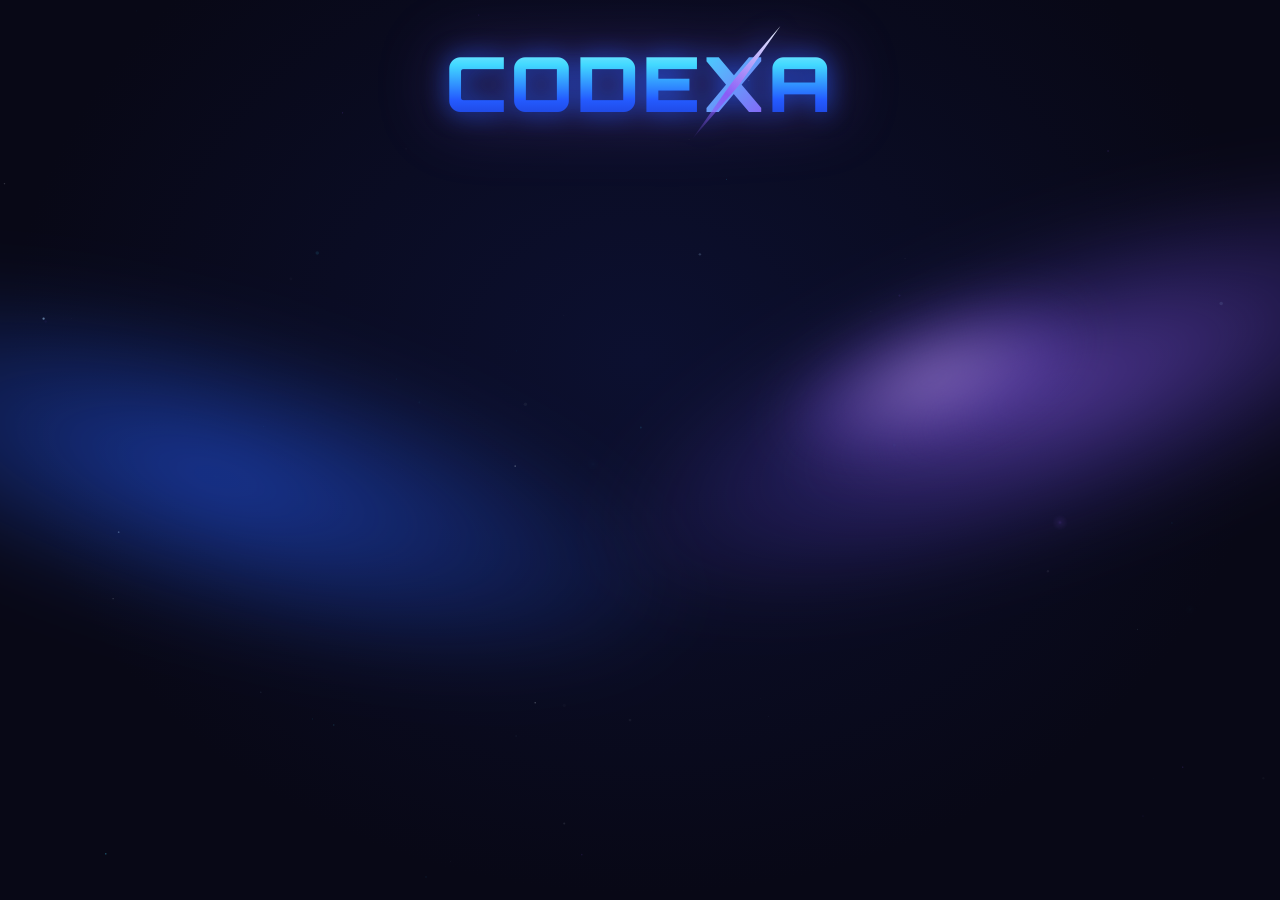
<file: index.html>
<!DOCTYPE html>
<html lang="es">
<head>
  <meta charset="UTF-8">
  <meta name="viewport" content="width=device-width, initial-scale=1">
  <title>CODEXA</title>
  <link rel="preconnect" href="https://fonts.googleapis.com">
  <link rel="preconnect" href="https://fonts.gstatic.com" crossorigin>
  <link href="https://fonts.googleapis.com/css2?family=Orbitron:wght@900&family=Lexend:wght@300;400;600;700&display=swap" rel="stylesheet">
  <link rel="stylesheet" href="css/welcome.css">
</head>
<body>
  <div class="nebula" aria-hidden="true">
    <i class="neb neb--left"></i><i class="neb neb--right"></i><i class="neb neb--core"></i>
  </div>
  <canvas id="galaxy" aria-hidden="true"></canvas>

  <main class="stage">
    <h1 class="title">CODE<span class="x">X</span>A</h1>

    <section class="center">
      <!-- Zona reservada para la representación definitiva de Noemix -->
      <div class="halo" id="noemix-slot" aria-hidden="true"></div>
      <div class="copy">
        <p class="hello">Hola, soy <span class="name">Noemix</span></p>
        <p class="welcome">¡Bienvenido a CODEXA!</p>
        <p class="phrase">«Cada gran logro comienza con una pequeña decisión. Hoy puedes dar el primer paso».</p>
      </div>
    </section>

    <button type="button" class="go" id="startBtn" aria-label="Iniciar"></button>
  </main>

  <script src="js/galaxy.js"></script>
  <script src="js/welcome.js"></script>
</body>
</html>
</file>
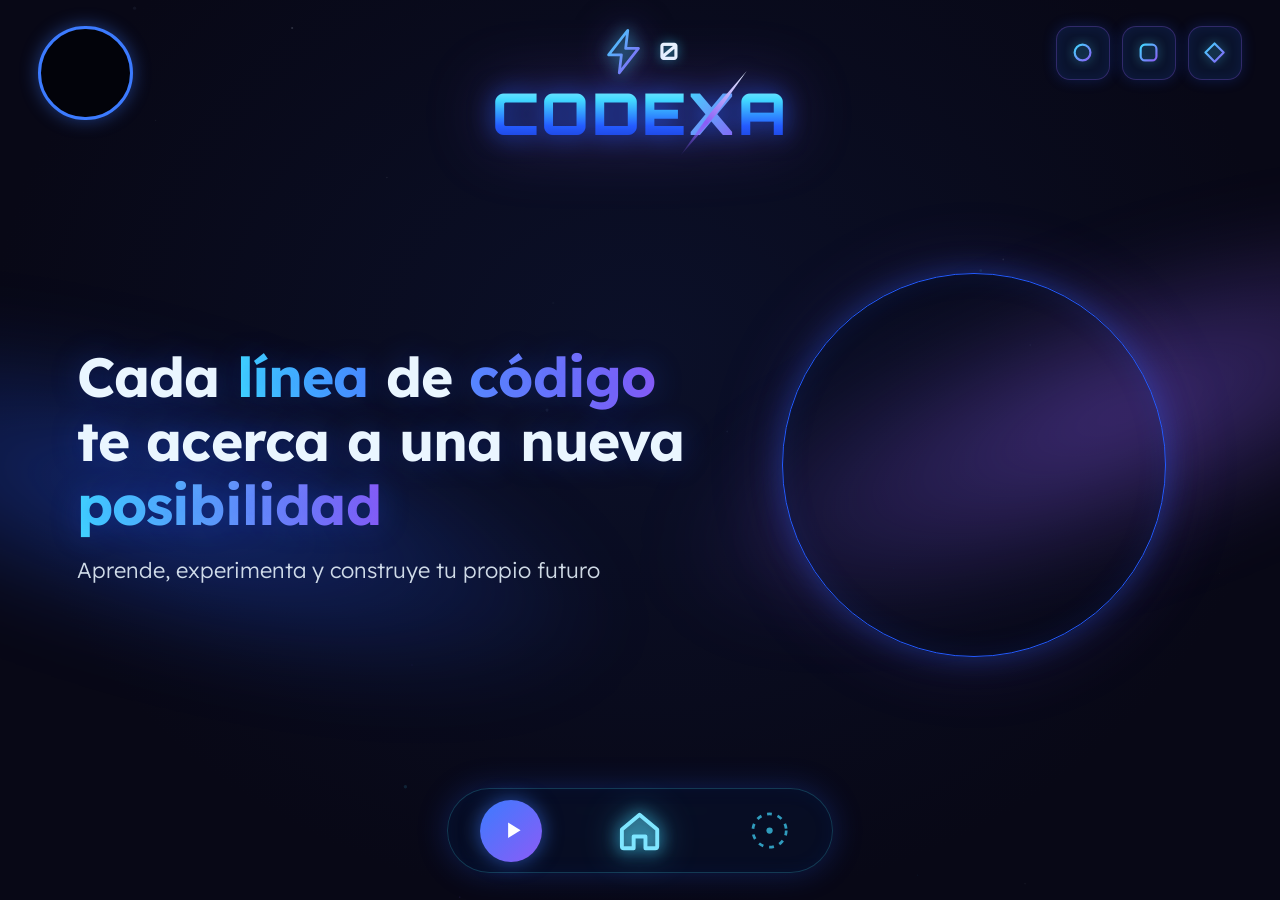
<file: pages/home.html>
<!DOCTYPE html>
<html lang="es">
<head>
  <meta charset="UTF-8">
  <meta name="viewport" content="width=device-width, initial-scale=1">
  <title>CODEXA</title>
  <link rel="preconnect" href="https://fonts.googleapis.com">
  <link rel="preconnect" href="https://fonts.gstatic.com" crossorigin>
  <link href="https://fonts.googleapis.com/css2?family=Orbitron:wght@700;900&family=Lexend:wght@300;400;600;700&display=swap" rel="stylesheet">
  <link rel="stylesheet" href="../css/home.css">
</head>
<body class="home-body">
  <!-- Degradado compartido por los iconos -->
  <svg width="0" height="0" style="position:absolute" aria-hidden="true"><defs>
    <linearGradient id="langg" x1="0" y1="0" x2="1" y2="1"><stop offset="0" stop-color="#42D9FF"/><stop offset="1" stop-color="#8B5CF6"/></linearGradient>
  </defs></svg>

  <div class="nebula" aria-hidden="true"><i class="neb neb--left"></i><i class="neb neb--right"></i></div>
  <canvas id="galaxy" aria-hidden="true"></canvas>

  <div class="home">
    <header class="top">
      <div class="top__left">
        <!-- Avatar: se sustituye el marcador con CodexaHome.setAvatar(url). .avatar__bg queda listo para fondos de perfil futuros -->
        <div class="avatar" id="avatar" role="img" aria-label="Avatar del usuario">
          <span class="avatar__bg"></span>
          <img id="avatarImg" alt="" hidden>
        </div>
      </div>

      <div class="top__center">
        <!-- Experiencia: el rayo representa solo los puntos de XP, no forma parte del logotipo -->
        <div class="xp" id="xp" aria-label="Puntos de experiencia: 0">
          <svg class="xp__bolt" viewBox="0 0 24 24" aria-hidden="true"><path d="M13.5 2 4.5 13.5h6L9.5 22l9-11.5h-6z" fill="none" stroke="url(#langg)" stroke-width="1.3" stroke-linejoin="round"/></svg>
          <span class="xp__value" id="xpValue">0</span>
        </div>
        <h1 class="brand home-title">CODE<span class="x">X</span>A</h1>
      </div>

      <div class="top__right">
        <button type="button" class="access" id="access1" aria-label="Acceso 1"><svg viewBox="0 0 24 24" fill="none" stroke="url(#langg)" stroke-width="1.8" aria-hidden="true"><circle cx="12" cy="12" r="6.5"/></svg></button>
        <button type="button" class="access" id="access2" aria-label="Acceso 2"><svg viewBox="0 0 24 24" fill="none" stroke="url(#langg)" stroke-width="1.8" aria-hidden="true"><rect x="5.5" y="5.5" width="13" height="13" rx="3.5"/></svg></button>
        <button type="button" class="access" id="access3" aria-label="Acceso 3"><svg viewBox="0 0 24 24" fill="none" stroke="url(#langg)" stroke-width="1.8" stroke-linejoin="round" aria-hidden="true"><path d="M12 4.5 19.5 12 12 19.5 4.5 12z"/></svg></button>
      </div>
    </header>

    <main class="hero">
      <div class="hero__copy">
        <h2 class="hero__title">Cada <span class="hl hl--1">línea</span> de <span class="hl hl--2">código</span> te acerca a una nueva <span class="hl hl--3">posibilidad</span></h2>
        <p class="hero__sub">Aprende, experimenta y construye tu propio futuro</p>
      </div>
      <!-- Espacio reservado para Noemix: círculo vacío -->
      <div class="noemix-circle" id="noemix-slot" aria-hidden="true"></div>
    </main>

    <nav class="dock" aria-label="Navegación principal">
      <a href="languages.html" class="dock__btn dock__btn--play" id="langBtn" data-nav aria-label="Lenguajes informáticos">
        <svg viewBox="0 0 24 24" aria-hidden="true"><path d="M8.5 5.5v13l10.5-6.5z" fill="currentColor"/></svg>
      </a>

      <button type="button" class="dock__btn dock__btn--home is-active" id="homeBtn" aria-current="page" aria-label="Inicio">
        <svg viewBox="0 0 24 24" fill="currentColor" fill-opacity=".18" stroke="currentColor" stroke-width="2" stroke-linecap="round" stroke-linejoin="round" aria-hidden="true"><path d="M3 11.5 12 4l9 7.5V20a1 1 0 0 1-1 1h-5v-6H9v6H4a1 1 0 0 1-1-1z"/></svg>
      </button>

      <div class="dock__btn dock__lang" id="langSymbol" role="img" aria-label="Ningún lenguaje seleccionado"></div>
    </nav>
  </div>

  <script src="../js/galaxy.js"></script>
  <script src="../js/languages-data.js"></script>
  <script src="../js/home.js"></script>
</body>
</html>
</file>
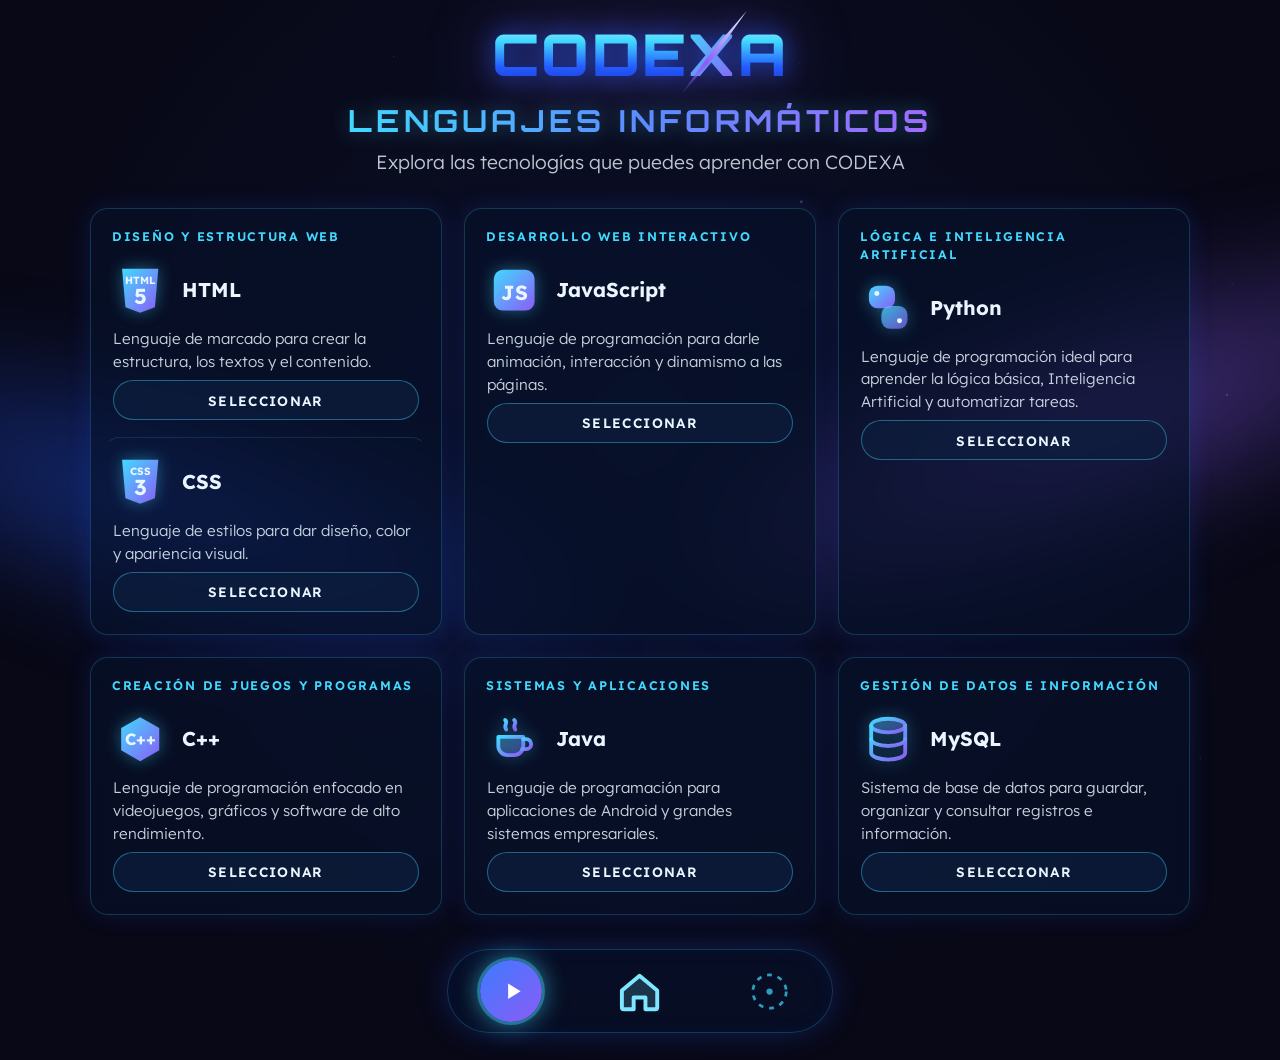
<file: pages/languages.html>
<!DOCTYPE html>
<html lang="es">
<head>
  <meta charset="UTF-8">
  <meta name="viewport" content="width=device-width, initial-scale=1">
  <title>Lenguajes informáticos · CODEXA</title>
  <link rel="preconnect" href="https://fonts.googleapis.com">
  <link rel="preconnect" href="https://fonts.gstatic.com" crossorigin>
  <link href="https://fonts.googleapis.com/css2?family=Orbitron:wght@700;900&family=Lexend:wght@300;400;600;700&display=swap" rel="stylesheet">
  <link rel="stylesheet" href="../css/languages.css">
</head>
<body class="home-body">
  <div class="nebula" aria-hidden="true"><i class="neb neb--left"></i><i class="neb neb--right"></i></div>
  <canvas id="galaxy" aria-hidden="true"></canvas>

  <div class="home">
    <header class="lang-head">
      <h1 class="brand home-title">CODE<span class="x">X</span>A</h1>
      <h2 class="lang-head__title">LENGUAJES INFORMÁTICOS</h2>
      <p class="lang-head__sub">Explora las tecnologías que puedes aprender con CODEXA</p>
    </header>

    <main class="cats" id="cats" aria-label="Categorías de tecnologías"></main>
    <p class="sr-only" id="selStatus" role="status" aria-live="polite"></p>

    <nav class="dock" aria-label="Navegación principal">
      <a href="languages.html" class="dock__btn dock__btn--play" aria-current="page" aria-label="Lenguajes informáticos">
        <svg viewBox="0 0 24 24" aria-hidden="true"><path d="M8.5 5.5v13l10.5-6.5z" fill="currentColor"/></svg>
      </a>
      <a href="home.html" class="dock__btn dock__btn--home" data-nav aria-label="Inicio">
        <svg viewBox="0 0 24 24" fill="currentColor" fill-opacity=".18" stroke="currentColor" stroke-width="2" stroke-linecap="round" stroke-linejoin="round" aria-hidden="true"><path d="M3 11.5 12 4l9 7.5V20a1 1 0 0 1-1 1h-5v-6H9v6H4a1 1 0 0 1-1-1z"/></svg>
      </a>
      <div class="dock__btn dock__lang" id="langSymbol" role="img" aria-label="Ningún lenguaje seleccionado"></div>
    </nav>
  </div>

  <script src="../js/galaxy.js"></script>
  <script src="../js/languages-data.js"></script>
  <script src="../js/languages.js"></script>
</body>
</html>
</file>
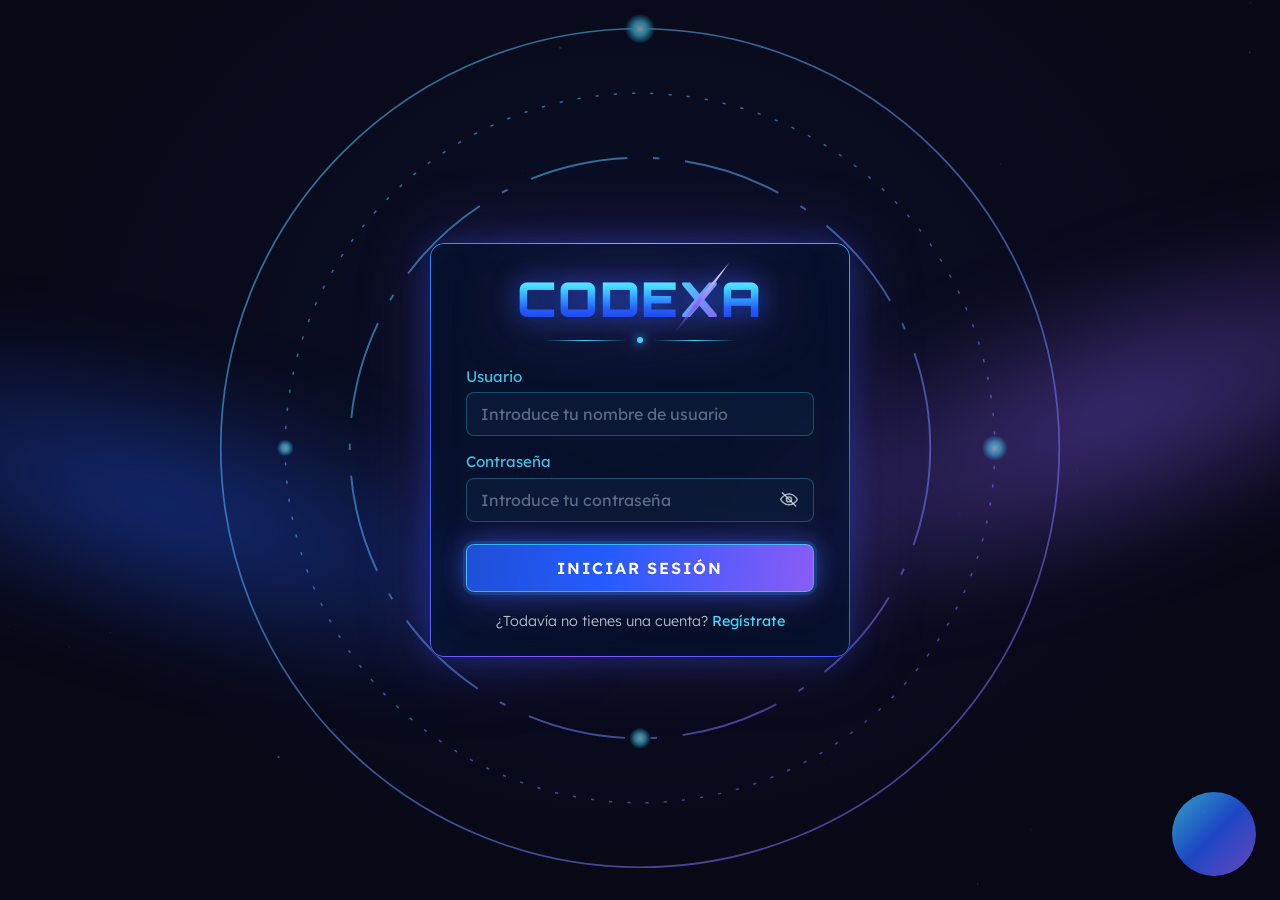
<file: pages/login.html>
<!DOCTYPE html>
<html lang="es">
<head>
  <meta charset="UTF-8">
  <meta name="viewport" content="width=device-width, initial-scale=1">
  <title>Iniciar sesión · CODEXA</title>
  <link rel="preconnect" href="https://fonts.googleapis.com">
  <link rel="preconnect" href="https://fonts.gstatic.com" crossorigin>
  <link href="https://fonts.googleapis.com/css2?family=Orbitron:wght@900&family=Lexend:wght@300;400;600&display=swap" rel="stylesheet">
  <link rel="stylesheet" href="../css/login.css">
</head>
<body>
  <div class="nebula" aria-hidden="true"><i class="neb neb--left"></i><i class="neb neb--right"></i></div>
  <canvas id="galaxy" aria-hidden="true"></canvas>
  <div class="orbits" aria-hidden="true">
    <svg viewBox="0 0 400 400" fill="none">
      <defs>
        <linearGradient id="og" x1="0" y1="0" x2="1" y2="1"><stop offset="0" stop-color="#42D9FF"/><stop offset="1" stop-color="#8B5CF6"/></linearGradient>
        <radialGradient id="dot"><stop offset="0" stop-color="#EAF6FF"/><stop offset=".45" stop-color="#42D9FF"/><stop offset="1" stop-color="#42D9FF" stop-opacity="0"/></radialGradient>
      </defs>
      <g class="ring r1"><circle cx="200" cy="200" r="195" stroke="url(#og)" stroke-width=".8"/><circle cx="200" cy="5" r="7" fill="url(#dot)"/></g>
      <g class="ring r2"><circle cx="200" cy="200" r="165" stroke="url(#og)" stroke-width=".7" stroke-dasharray="1.5 7"/><circle cx="365" cy="200" r="6" fill="url(#dot)"/><circle cx="35" cy="200" r="4" fill="url(#dot)"/></g>
      <g class="ring r3"><circle cx="200" cy="200" r="135" stroke="url(#og)" stroke-width=".9" stroke-dasharray="46 12 3 12"/><circle cx="200" cy="335" r="5" fill="url(#dot)"/></g>
    </svg>
  </div>

  <main class="page">
    <section class="panel" aria-labelledby="brand">
      <h1 class="brand" id="brand"><a href="../index.html" aria-label="CODEXA, volver al inicio">CODE<span class="x">X</span>A</a></h1>
      <div class="ornament" aria-hidden="true"><span></span><i></i><span></span></div>

      <form id="loginForm" action="../backend/auth/login.php" method="post" novalidate>
        <div class="field">
          <label for="username">Usuario</label>
          <input type="text" id="username" name="username" placeholder="Introduce tu nombre de usuario" autocomplete="username" maxlength="20" autocapitalize="none" spellcheck="false" required>
        </div>
        <div class="field">
          <label for="password">Contraseña</label>
          <div class="pass">
            <input type="password" id="password" name="password" placeholder="Introduce tu contraseña" autocomplete="current-password" maxlength="72" required>
            <button type="button" class="toggle" data-target="password" aria-label="Mostrar contraseña" aria-pressed="false">
              <svg viewBox="0 0 24 24" width="20" height="20" fill="none" stroke="currentColor" stroke-width="1.7" stroke-linecap="round" stroke-linejoin="round" aria-hidden="true"><path d="M2 12s3.6-6.5 10-6.5S22 12 22 12s-3.6 6.5-10 6.5S2 12 2 12z"/><circle cx="12" cy="12" r="3"/><path class="slash" d="M4 4l16 16"/></svg>
            </button>
          </div>
        </div>

        <p class="status" id="formStatus" role="status" aria-live="polite"></p>
        <button type="submit" class="submit" id="submitBtn">INICIAR SESIÓN</button>
      </form>

      <p class="alt">¿Todavía no tienes una cuenta? <a href="register.html" data-nav>Regístrate</a></p>
    </section>

    <!-- Espacio reservado para Noemix -->
    <div class="noemix-slot" id="noemix-slot" aria-hidden="true"></div>
  </main>

  <script src="../js/galaxy.js"></script>
  <script src="../js/login.js"></script>
</body>
</html>
</file>
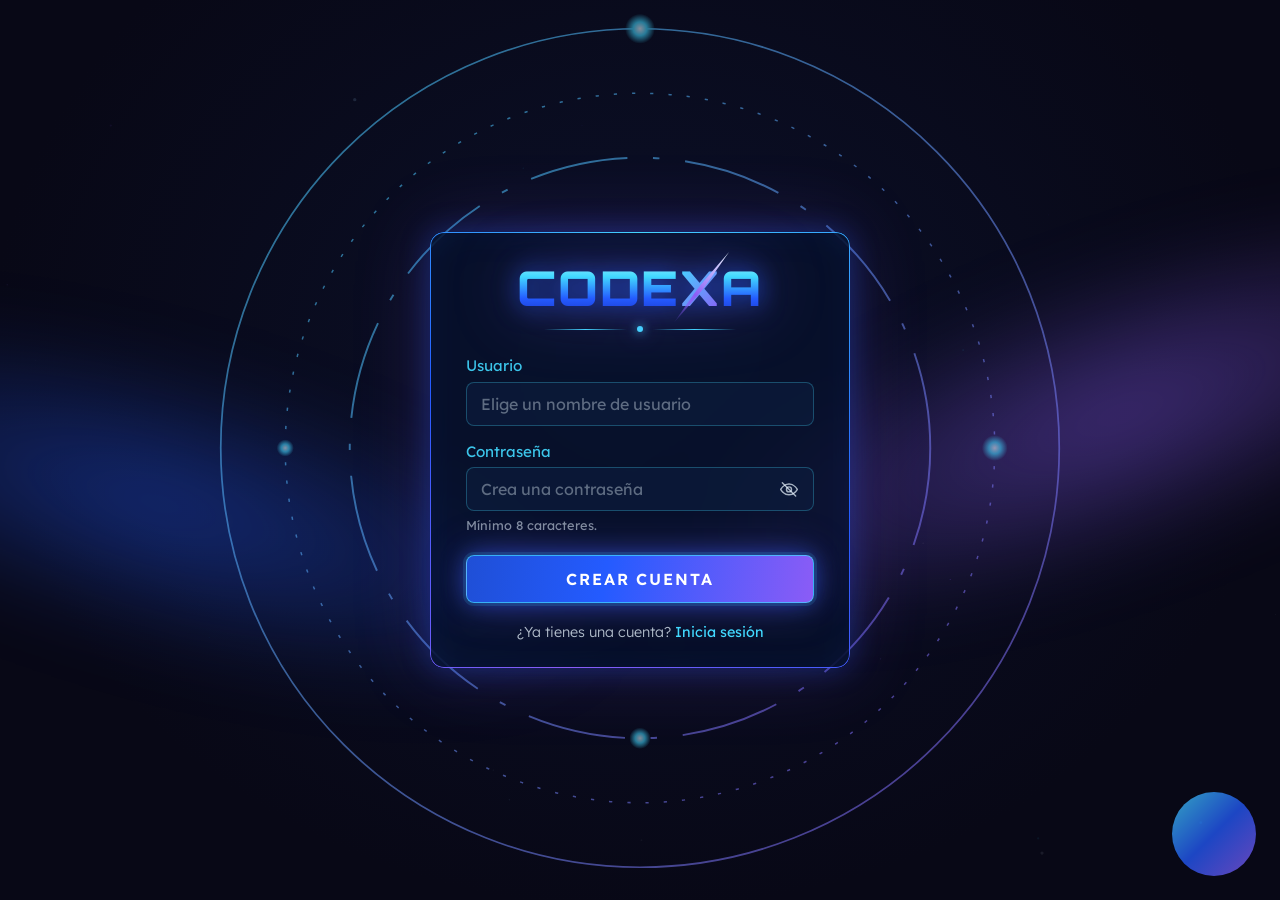
<file: pages/register.html>
<!DOCTYPE html>
<html lang="es">
<head>
  <meta charset="UTF-8">
  <meta name="viewport" content="width=device-width, initial-scale=1">
  <title>Crear cuenta · CODEXA</title>
  <link rel="preconnect" href="https://fonts.googleapis.com">
  <link rel="preconnect" href="https://fonts.gstatic.com" crossorigin>
  <link href="https://fonts.googleapis.com/css2?family=Orbitron:wght@900&family=Lexend:wght@300;400;600&display=swap" rel="stylesheet">
  <link rel="stylesheet" href="../css/register.css">
</head>
<body>
  <div class="nebula" aria-hidden="true"><i class="neb neb--left"></i><i class="neb neb--right"></i></div>
  <canvas id="galaxy" aria-hidden="true"></canvas>
  <div class="orbits" aria-hidden="true">
    <svg viewBox="0 0 400 400" fill="none">
      <defs>
        <linearGradient id="og" x1="0" y1="0" x2="1" y2="1"><stop offset="0" stop-color="#42D9FF"/><stop offset="1" stop-color="#8B5CF6"/></linearGradient>
        <radialGradient id="dot"><stop offset="0" stop-color="#EAF6FF"/><stop offset=".45" stop-color="#42D9FF"/><stop offset="1" stop-color="#42D9FF" stop-opacity="0"/></radialGradient>
      </defs>
      <g class="ring r1"><circle cx="200" cy="200" r="195" stroke="url(#og)" stroke-width=".8"/><circle cx="200" cy="5" r="7" fill="url(#dot)"/></g>
      <g class="ring r2"><circle cx="200" cy="200" r="165" stroke="url(#og)" stroke-width=".7" stroke-dasharray="1.5 7"/><circle cx="365" cy="200" r="6" fill="url(#dot)"/><circle cx="35" cy="200" r="4" fill="url(#dot)"/></g>
      <g class="ring r3"><circle cx="200" cy="200" r="135" stroke="url(#og)" stroke-width=".9" stroke-dasharray="46 12 3 12"/><circle cx="200" cy="335" r="5" fill="url(#dot)"/></g>
    </svg>
  </div>

  <main class="page">
    <section class="panel" aria-labelledby="brand">
      <h1 class="brand" id="brand"><a href="../index.html" aria-label="CODEXA, volver al inicio">CODE<span class="x">X</span>A</a></h1>
      <div class="ornament" aria-hidden="true"><span></span><i></i><span></span></div>

      <form id="registerForm" action="../backend/auth/register.php" method="post" novalidate>
        <div class="field">
          <label for="username">Usuario</label>
          <input type="text" id="username" name="username" placeholder="Elige un nombre de usuario" autocomplete="username" maxlength="20" autocapitalize="none" spellcheck="false" required aria-describedby="usernameError">
          <p class="error" id="usernameError"></p>
        </div>
        <div class="field">
          <label for="password">Contraseña</label>
          <div class="pass">
            <input type="password" id="password" name="password" placeholder="Crea una contraseña" autocomplete="new-password" maxlength="72" required aria-describedby="passwordHint passwordError">
            <button type="button" class="toggle" data-target="password" aria-label="Mostrar contraseña" aria-pressed="false">
              <svg viewBox="0 0 24 24" width="20" height="20" fill="none" stroke="currentColor" stroke-width="1.7" stroke-linecap="round" stroke-linejoin="round" aria-hidden="true"><path d="M2 12s3.6-6.5 10-6.5S22 12 22 12s-3.6 6.5-10 6.5S2 12 2 12z"/><circle cx="12" cy="12" r="3"/><path class="slash" d="M4 4l16 16"/></svg>
            </button>
          </div>
          <p class="hint" id="passwordHint">Mínimo 8 caracteres.</p>
          <p class="error" id="passwordError"></p>
        </div>

        <p class="status" id="formStatus" role="status" aria-live="polite"></p>
        <button type="submit" class="submit" id="submitBtn">CREAR CUENTA</button>
      </form>

      <p class="alt">¿Ya tienes una cuenta? <a href="login.html" data-nav>Inicia sesión</a></p>
    </section>

    <!-- Espacio reservado para Noemix -->
    <div class="noemix-slot" id="noemix-slot" aria-hidden="true"></div>
  </main>

  <script src="../js/galaxy.js"></script>
  <script src="../js/register.js"></script>
</body>
</html>
</file>
<file: css/welcome.css>
:root{
  --space:#080816; --blue:#245BFF; --purple:#8B5CF6; --cyan:#42D9FF; --ice:#EAF6FF;
  --display:"Orbitron","Eurostile","Segoe UI",sans-serif;
  --text:"Lexend","Segoe UI",system-ui,sans-serif;
}
*{box-sizing:border-box}
html,body{margin:0;height:100%;background:radial-gradient(ellipse at 50% 40%,#0c1030 0%,var(--space) 70%);color:var(--ice);font-family:var(--text);overflow-x:hidden}

/* ---------- Fondo ---------- */
#galaxy{position:fixed;inset:0;width:100%;height:100%;z-index:1;pointer-events:none;opacity:0;transition:opacity 1.6s ease}
body.s0 #galaxy{opacity:1}
.nebula{position:fixed;inset:0;z-index:0;overflow:hidden;pointer-events:none;opacity:0;transition:opacity 2.4s ease}
body.s0 .nebula{opacity:1}
.neb{position:absolute;border-radius:50%;filter:blur(34px);will-change:transform}
.neb--left{left:-22vw;top:36vh;width:78vw;height:34vh;transform:rotate(16deg);
  background:radial-gradient(ellipse,rgba(36,91,255,.55) 0%,rgba(36,91,255,.22) 42%,transparent 70%);animation:driftL 46s ease-in-out infinite alternate}
.neb--right{right:-22vw;top:26vh;width:78vw;height:34vh;transform:rotate(-20deg);
  background:radial-gradient(ellipse,rgba(139,92,246,.55) 0%,rgba(98,70,230,.22) 42%,transparent 70%);animation:driftR 52s ease-in-out infinite alternate}
.neb--core{right:14vw;top:34vh;width:26vw;height:16vh;transform:rotate(-20deg);filter:blur(22px);
  background:radial-gradient(ellipse,rgba(200,160,255,.5) 0%,rgba(139,92,246,.2) 50%,transparent 72%);animation:pulseCore 9s ease-in-out infinite}
@keyframes driftL{to{transform:translate(4vw,-3vh) rotate(20deg) scale(1.08)}}
@keyframes driftR{to{transform:translate(-4vw,3vh) rotate(-24deg) scale(1.08)}}
@keyframes pulseCore{50%{opacity:.55}}

/* ---------- Composición ---------- */
.stage{position:relative;z-index:2;min-height:100vh;min-height:100svh;display:flex;flex-direction:column;align-items:center;
  padding:clamp(1.2rem,5vh,3rem) 1.25rem clamp(1.2rem,4vh,2.6rem)}
.center{flex:1;display:flex;flex-direction:column;align-items:center;justify-content:center;gap:clamp(.8rem,2.4vh,1.6rem);width:100%}

/* ---------- Título ---------- */
.title{margin:0;position:relative;font:900 clamp(2.2rem,7vw,4.75rem)/1 var(--display);letter-spacing:.04em;
  background:linear-gradient(180deg,#8fe9ff 0%,var(--cyan) 26%,var(--blue) 72%,#1d3fd6 100%);
  -webkit-background-clip:text;background-clip:text;color:transparent;-webkit-text-fill-color:transparent;
  opacity:0;transform:translateY(-18px);filter:drop-shadow(0 0 6px rgba(36,91,255,.35));
  transition:opacity 1.4s ease,transform 1.4s cubic-bezier(.2,.7,.2,1),filter 2.4s ease}
body.s1 .title{opacity:1;transform:none;filter:drop-shadow(0 0 12px rgba(36,91,255,.75)) drop-shadow(0 0 32px rgba(139,92,246,.4))}
.x{position:relative;display:inline-block;background:linear-gradient(135deg,var(--cyan),var(--purple));
  -webkit-background-clip:text;background-clip:text;-webkit-text-fill-color:transparent}
.x::after{content:"";position:absolute;left:50%;top:50%;width:.1em;height:1.9em;transform:translate(-50%,-50%) rotate(38deg);
  background:linear-gradient(to top,transparent,var(--purple) 40%,var(--ice));clip-path:polygon(50% 0,100% 50%,50% 100%,0 50%);pointer-events:none}

/* ---------- Zona reservada para Noemix ---------- */
.halo{--s:clamp(150px,27vh,300px);width:var(--s);height:var(--s);border-radius:50%;flex:none;opacity:0;transform:scale(.85);
  background:radial-gradient(circle,rgba(139,92,246,.26) 0%,rgba(36,91,255,.16) 46%,transparent 72%);
  box-shadow:0 0 70px rgba(36,91,255,.2),inset 0 0 50px rgba(66,217,255,.08);border:1px solid rgba(66,217,255,.14);
  transition:opacity 1.4s ease,transform 1.6s cubic-bezier(.2,.8,.2,1)}
body.s2 .halo{opacity:1;transform:none;animation:breathe 6s ease-in-out 1.6s infinite}
@keyframes breathe{50%{box-shadow:0 0 90px rgba(139,92,246,.32),inset 0 0 60px rgba(66,217,255,.14)}}

/* ---------- Texto ---------- */
.copy{text-align:center;display:flex;flex-direction:column;align-items:center;gap:.55rem}
.copy p{margin:0;opacity:0;transform:translateY(12px);transition:opacity 1s ease,transform 1s ease}
body.s3 .copy p{opacity:1;transform:none}
.hello{font-weight:600;font-size:clamp(1.8rem,5vw,3.3rem);line-height:1.1;letter-spacing:-.01em;text-shadow:0 0 24px rgba(36,91,255,.5)}
.name{background:linear-gradient(90deg,var(--cyan),var(--blue) 45%,var(--purple));-webkit-background-clip:text;background-clip:text;-webkit-text-fill-color:transparent}
.welcome{font-weight:300;font-size:clamp(1.1rem,2.4vw,1.7rem);letter-spacing:.01em;transition-delay:.45s!important}
.phrase{max-width:36rem;font-weight:300;font-size:clamp(.92rem,1.5vw,1.1rem);line-height:1.55;color:rgba(234,246,255,.78);margin-top:.35rem!important;transition-delay:.9s!important}

/* ---------- Botón circular ---------- */
.go{--d:clamp(70px,9vh,88px);position:relative;width:var(--d);height:var(--d);padding:0;border-radius:50%;border:2px solid transparent;cursor:pointer;flex:none;
  display:grid;place-items:center;outline:none;-webkit-tap-highlight-color:transparent;
  background:linear-gradient(rgba(8,8,22,.72),rgba(8,8,22,.72)) padding-box,linear-gradient(135deg,var(--blue),var(--purple) 55%,var(--cyan)) border-box;
  -webkit-backdrop-filter:blur(6px);backdrop-filter:blur(6px);
  box-shadow:0 0 18px rgba(36,91,255,.55),0 0 42px rgba(139,92,246,.3);
  opacity:0;visibility:hidden;transform:scale(.8)}
.go::before{content:"";width:calc(var(--d)*.3);height:calc(var(--d)*.34);margin-left:6%;background:linear-gradient(135deg,#9aecff,var(--cyan));clip-path:polygon(0 0,100% 50%,0 100%)}
body.s4 .go{opacity:1;visibility:visible;transform:none;
  transition:opacity 1s ease,transform .4s cubic-bezier(.2,.8,.2,1),filter .35s ease;animation:glowGo 3.8s ease-in-out 1s infinite}
body.s4 .go:hover{transform:scale(1.09);filter:brightness(1.3) drop-shadow(0 0 14px rgba(66,217,255,.6))}
body.s4 .go:focus-visible{outline:2px solid var(--cyan);outline-offset:6px}
body.s4 .go.press{animation:press .45s ease}
@keyframes glowGo{50%{box-shadow:0 0 26px rgba(36,91,255,.8),0 0 60px rgba(139,92,246,.5)}}
@keyframes press{40%{transform:scale(.9);filter:brightness(1.6)}}

/* ---------- Responsive ---------- */
@media (max-height:620px) and (orientation:landscape){.halo{--s:110px}.copy{gap:.3rem}.phrase{font-size:.85rem}}
@media (max-width:480px){.title{letter-spacing:.02em}}

/* ---------- Movimiento reducido ---------- */
@media (prefers-reduced-motion:reduce){
  .neb,.halo,.go{animation:none!important}
  .title,.halo,.copy p{transform:none}
}

/* ---------- Salida hacia el registro ---------- */
body.leaving .stage,body.leaving #galaxy,body.leaving .nebula{opacity:0;transition:opacity .6s ease}
</file>
<file: css/home.css>
/* Reutiliza colores, tipografías, fondo y título (.brand/.x) de login.css */
@import url("login.css");

.home-body{overflow-y:auto}
.home{position:relative;z-index:2;min-height:100vh;min-height:100svh;display:grid;grid-template-rows:auto 1fr auto;gap:1rem;
  padding:clamp(.9rem,2.5vw,1.6rem) clamp(1rem,3vw,2.4rem) clamp(1rem,3vh,1.8rem)}

/* ---------- Barra superior ---------- */
.top{display:grid;grid-template-columns:1fr auto 1fr;grid-template-areas:"left center right";align-items:start;gap:1rem}
.top__left{grid-area:left;justify-self:start}
.top__center{grid-area:center;display:flex;flex-direction:column;align-items:center;gap:.5rem}
.top__right{grid-area:right;display:flex;gap:.75rem;justify-self:end}
.home-title{font-size:clamp(1.9rem,4.6vw,3.6rem)}

.avatar{position:relative;width:clamp(60px,7.4vw,100px);aspect-ratio:1;border-radius:50%;overflow:hidden;
  background:#02030a;border:3px solid #3C7BFF;box-shadow:0 0 18px rgba(60,123,255,.45)}
.avatar__bg{position:absolute;inset:0;background:var(--profile-bg,transparent)}
.avatar img{position:absolute;inset:0;width:100%;height:100%;object-fit:cover}

.xp{display:inline-flex;align-items:center;gap:.55rem}
.xp__bolt{width:clamp(2.2rem,4.2vw,3.2rem);height:auto;aspect-ratio:1;filter:drop-shadow(0 0 8px rgba(66,217,255,.85)) drop-shadow(0 0 18px rgba(139,92,246,.5))}
.xp__value{font:700 clamp(1.1rem,2vw,1.5rem) var(--display);letter-spacing:.05em;font-variant-numeric:tabular-nums;color:var(--ice);text-shadow:0 0 12px rgba(66,217,255,.6)}

.access{width:clamp(42px,4.8vw,54px);aspect-ratio:1;padding:0;border-radius:14px;cursor:pointer;display:grid;place-items:center;
  background:rgba(14,26,56,.7);border:1px solid rgba(139,92,246,.3);box-shadow:0 0 14px rgba(36,91,255,.22),inset 0 0 12px rgba(36,91,255,.1);
  -webkit-backdrop-filter:blur(6px);backdrop-filter:blur(6px);transition:transform .2s ease,box-shadow .2s ease,border-color .2s ease}
.access svg{width:56%;height:56%;filter:drop-shadow(0 0 5px rgba(66,217,255,.6))}
.access:hover{transform:translateY(-2px);border-color:rgba(66,217,255,.7);box-shadow:0 0 20px rgba(66,217,255,.45),inset 0 0 12px rgba(66,217,255,.15)}
.access:active{transform:scale(.94)}
.access:focus-visible,.dock__btn:focus-visible{outline:2px solid var(--cyan);outline-offset:3px}

/* ---------- Mensaje y círculo de Noemix ---------- */
.hero{display:grid;grid-template-columns:minmax(0,1.15fr) minmax(0,.85fr);align-items:center;gap:clamp(1rem,4vw,3rem);padding:clamp(.5rem,3vh,2rem) clamp(0rem,3vw,3rem)}
.hero__copy{max-width:40rem}
.hero__title{margin:0 0 1.1rem;font:700 clamp(1.9rem,4.3vw,3.7rem)/1.17 var(--text);letter-spacing:-.015em;text-shadow:0 0 30px rgba(36,91,255,.3)}
.hero__sub{margin:0;font:300 clamp(1rem,1.7vw,1.4rem)/1.4 var(--text);color:rgba(234,246,255,.88)}
.hl{-webkit-background-clip:text;background-clip:text;-webkit-text-fill-color:transparent}
.hl--1{background-image:linear-gradient(90deg,var(--cyan),#4C8DFF)}
.hl--2{background-image:linear-gradient(90deg,#5B8CFF,var(--purple))}
.hl--3{background-image:linear-gradient(90deg,var(--cyan),var(--purple))}

.noemix-circle{justify-self:center;width:clamp(210px,30vw,400px);aspect-ratio:1;border-radius:50%;background:transparent;
  border:1px solid #245BFF;box-shadow:0 0 30px rgba(36,91,255,.35),0 0 80px rgba(139,92,246,.15),inset 0 0 28px rgba(36,91,255,.12)}

/* ---------- Barra inferior ---------- */
.dock{justify-self:center;display:flex;align-items:center;gap:clamp(1.6rem,7vw,4.2rem);padding:.65rem clamp(1.2rem,3vw,2rem);border-radius:999px;
  background:rgba(8,18,44,.6);border:1px solid rgba(66,217,255,.22);
  box-shadow:0 0 30px rgba(36,91,255,.25),inset 0 0 20px rgba(36,91,255,.06);-webkit-backdrop-filter:blur(10px);backdrop-filter:blur(10px)}
.dock__btn{--d:clamp(52px,6.4vw,62px);width:var(--d);height:var(--d);padding:0;border:0;border-radius:50%;display:grid;place-items:center;flex:none;
  background:transparent;color:var(--cyan);cursor:pointer;text-decoration:none;transition:transform .2s ease,filter .25s ease}
.dock__btn svg{width:76%;height:76%}
.dock__btn:hover{transform:translateY(-2px) scale(1.07)}
.dock__btn:active{transform:scale(.93)}
.dock__btn--play{color:#fff;background:linear-gradient(135deg,#3C7BFF,var(--purple));box-shadow:0 0 20px rgba(60,123,255,.6)}
.dock__btn--play svg{width:46%;height:46%;margin-left:6%}
.dock__btn--home{color:#7FE6FF}
.dock__btn--home.is-active{filter:drop-shadow(0 0 8px rgba(66,217,255,.9)) drop-shadow(0 0 18px rgba(66,217,255,.45))}
.dock__lang{cursor:default;color:rgba(66,217,255,.7)}
.dock__lang:hover{transform:none}
.dock__lang.has-lang{filter:drop-shadow(0 0 8px rgba(139,92,246,.8)) drop-shadow(0 0 16px rgba(66,217,255,.35))}

/* ---------- Responsive ---------- */
@media (max-width:760px){
  .top{grid-template-columns:1fr auto;grid-template-areas:"left right" "center center";row-gap:.4rem}
  .home-title{font-size:clamp(2rem,10vw,2.8rem)}
  .hero{grid-template-columns:1fr;text-align:center;justify-items:center;padding:.5rem 0}
  .noemix-circle{width:min(54vw,240px)}
  .dock{gap:clamp(1.2rem,8vw,2.2rem)}
}
@media (max-width:380px){.top__right{gap:.4rem}}
body.leaving .home{opacity:0;transition:opacity .35s ease}
</file>
<file: css/languages.css>
/* Reutiliza fondo, título, barra inferior y colores de home.css (que importa login.css) */
@import url("home.css");

.sr-only{position:absolute;width:1px;height:1px;overflow:hidden;clip:rect(0 0 0 0);white-space:nowrap}

.home{grid-template-rows:auto 1fr auto}
.lang-head{display:flex;flex-direction:column;align-items:center;text-align:center;gap:.7rem}
.lang-head__title{margin:.4rem 0 0;font:700 clamp(1.15rem,2.8vw,1.9rem) var(--display);letter-spacing:.14em;
  background:linear-gradient(90deg,var(--cyan),#5B8CFF 50%,var(--violet,#A16BFF));-webkit-background-clip:text;background-clip:text;
  -webkit-text-fill-color:transparent;filter:drop-shadow(0 0 10px rgba(66,217,255,.35))}
.lang-head__sub{margin:0;font:300 clamp(.95rem,1.6vw,1.2rem) var(--text);color:rgba(234,246,255,.8)}

/* ---------- Categorías ---------- */
.cats{display:grid;grid-template-columns:repeat(3,minmax(0,1fr));gap:clamp(.9rem,2vw,1.4rem);
  width:min(1100px,100%);margin:0 auto;padding:clamp(.5rem,2vh,1.4rem) 0;align-content:start}
.cat{position:relative;display:flex;flex-direction:column;gap:1rem;padding:1.2rem 1.3rem 1.3rem;border-radius:18px;
  background:rgba(8,18,44,.62);border:1px solid rgba(66,217,255,.2);
  box-shadow:0 0 24px rgba(36,91,255,.16);-webkit-backdrop-filter:blur(8px);backdrop-filter:blur(8px)}
.cat__name{margin:0;font:600 .78rem var(--text);letter-spacing:.14em;line-height:1.4;color:var(--cyan)}
.tech-list{display:flex;flex-direction:column;gap:1.1rem;flex:1}
.tech{display:grid;grid-template-columns:3.4rem 1fr;gap:.2rem .9rem;align-content:start;padding:.4rem;margin:-.4rem;border-radius:14px;
  border:1px solid transparent;transition:border-color .25s ease,background .25s ease,box-shadow .25s ease}
.tech + .tech{border-top:1px solid rgba(66,217,255,.14);border-radius:14px;padding-top:1rem;margin-top:-.1rem}
.tech__icon{width:3.4rem;height:3.4rem;filter:drop-shadow(0 0 8px rgba(66,217,255,.4))}
.tech__icon svg{width:100%;height:100%}
.tech__name{margin:0;font:700 1.25rem var(--text);color:var(--ice);align-self:center}
.tech__desc{grid-column:1 / -1;margin:.5rem 0 .2rem;font:300 .95rem/1.5 var(--text);color:rgba(234,246,255,.85)}
.tech__btn{grid-column:1 / -1;height:2.5rem;border-radius:999px;cursor:pointer;font:600 .85rem var(--text);letter-spacing:.1em;
  color:var(--ice);background:rgba(14,30,62,.7);border:1px solid rgba(66,217,255,.4);transition:transform .2s ease,box-shadow .25s ease,background .25s ease}
.tech__btn:hover{transform:translateY(-1px);box-shadow:0 0 16px rgba(66,217,255,.4)}
.tech__btn:active{transform:scale(.97)}
.tech__btn:focus-visible{outline:2px solid var(--cyan);outline-offset:3px}

.tech.is-selected{border-color:rgba(66,217,255,.75);background:rgba(66,217,255,.07);box-shadow:0 0 22px rgba(66,217,255,.3),inset 0 0 18px rgba(139,92,246,.12)}
.tech.is-selected .tech__btn{background:linear-gradient(100deg,#1f4fd6,var(--blue),var(--purple));border-color:rgba(66,217,255,.8);color:#fff}

.dock__btn--play[aria-current]{box-shadow:0 0 0 3px rgba(66,217,255,.35),0 0 26px rgba(66,217,255,.7)}

@media (max-width:980px){.cats{grid-template-columns:repeat(2,minmax(0,1fr))}}
@media (max-width:640px){
  .cats{grid-template-columns:1fr}
  .home-title{font-size:clamp(2rem,10vw,2.8rem)}
}
</file>
<file: css/login.css>
/* Estilos de las pantallas de acceso. register.css importa este archivo. */
:root{
  --space:#080816; --blue:#245BFF; --purple:#8B5CF6; --cyan:#42D9FF; --ice:#EAF6FF; --err:#FF9BB0;
  --display:"Orbitron","Eurostile","Segoe UI",sans-serif;
  --text:"Lexend","Segoe UI",system-ui,sans-serif;
}
*{box-sizing:border-box}
html,body{margin:0;min-height:100%;color:var(--ice);font-family:var(--text);
  background:radial-gradient(ellipse at 50% 40%,#0b1029 0%,var(--space) 72%)}
body{overflow-x:hidden}

/* ---------- Fondo ---------- */
#galaxy{position:fixed;inset:0;width:100%;height:100%;z-index:0;pointer-events:none}
.nebula{position:fixed;inset:0;z-index:0;overflow:hidden;pointer-events:none}
.neb{position:absolute;border-radius:50%;filter:blur(36px)}
.neb--left{left:-25vw;top:40vh;width:75vw;height:32vh;transform:rotate(16deg);
  background:radial-gradient(ellipse,rgba(36,91,255,.4),transparent 70%);animation:driftL 46s ease-in-out infinite alternate}
.neb--right{right:-25vw;top:30vh;width:75vw;height:32vh;transform:rotate(-20deg);
  background:radial-gradient(ellipse,rgba(139,92,246,.42),transparent 70%);animation:driftR 52s ease-in-out infinite alternate}
@keyframes driftL{to{transform:translate(4vw,-3vh) rotate(20deg)}}
@keyframes driftR{to{transform:translate(-4vw,3vh) rotate(-24deg)}}

/* Órbitas luminosas detrás del panel */
.orbits{position:fixed;left:50%;top:50%;width:min(110vw,860px);aspect-ratio:1;transform:translate(-50%,-50%);z-index:1;pointer-events:none;opacity:.55}
.orbits svg{width:100%;height:100%;overflow:visible}
.ring{transform-box:view-box;transform-origin:50% 50%;animation:spin 70s linear infinite}
.r2{animation-duration:100s;animation-direction:reverse}
.r3{animation-duration:48s}
@keyframes spin{to{transform:rotate(360deg)}}

/* ---------- Composición ---------- */
.page{position:relative;z-index:2;min-height:100vh;min-height:100svh;display:grid;place-items:center;padding:2rem 1rem}

.panel{--a:0deg;position:relative;width:min(420px,100%);padding:2rem 2.25rem 1.7rem;border-radius:14px;
  background:rgba(7,19,46,.66);-webkit-backdrop-filter:blur(10px);backdrop-filter:blur(10px);
  box-shadow:0 0 30px rgba(36,91,255,.32),0 0 80px rgba(139,92,246,.2),inset 0 0 40px rgba(36,91,255,.06);
  animation:panelIn .7s ease backwards}
.panel::before{content:"";position:absolute;inset:0;padding:1px;border-radius:inherit;pointer-events:none;
  background:conic-gradient(from var(--a),var(--cyan),var(--blue) 30%,var(--purple) 55%,var(--blue) 80%,var(--cyan));animation:borderSpin 9s linear infinite;
  -webkit-mask:linear-gradient(#000 0 0) content-box,linear-gradient(#000 0 0);-webkit-mask-composite:xor;
  mask:linear-gradient(#000 0 0) content-box exclude,linear-gradient(#000 0 0)}
@property --a{syntax:"<angle>";inherits:false;initial-value:0deg}
@keyframes borderSpin{to{--a:360deg}}
@keyframes panelIn{from{opacity:0;transform:translateY(14px)}}
body.leaving .panel{opacity:0;transform:translateY(-8px);transition:opacity .35s ease,transform .35s ease}

/* Título igual que en la bienvenida */
.brand{margin:0;text-align:center;font:900 clamp(2rem,7vw,3rem)/1 var(--display);letter-spacing:.04em;
  background:linear-gradient(180deg,#8fe9ff 0%,var(--cyan) 26%,var(--blue) 72%,#1d3fd6 100%);
  -webkit-background-clip:text;background-clip:text;color:transparent;-webkit-text-fill-color:transparent;
  filter:drop-shadow(0 0 12px rgba(36,91,255,.75)) drop-shadow(0 0 32px rgba(139,92,246,.4))}
.brand a{display:inline-block;color:inherit;text-decoration:none;-webkit-text-fill-color:inherit}
.brand a:focus-visible{outline:2px solid var(--cyan);outline-offset:6px;border-radius:4px}
.x{position:relative;display:inline-block;background:linear-gradient(135deg,var(--cyan),var(--purple));
  -webkit-background-clip:text;background-clip:text;-webkit-text-fill-color:transparent}
.x::after{content:"";position:absolute;left:50%;top:50%;width:.1em;height:1.9em;transform:translate(-50%,-50%) rotate(38deg);
  background:linear-gradient(to top,transparent,var(--purple) 40%,var(--ice));clip-path:polygon(50% 0,100% 50%,50% 100%,0 50%);pointer-events:none}
.ornament{display:flex;align-items:center;gap:.6rem;margin:.9rem auto 1.5rem;width:55%}
.ornament span{flex:1;height:1px;background:linear-gradient(90deg,transparent,var(--cyan),transparent)}
.ornament i{width:6px;height:6px;border-radius:50%;background:var(--cyan);box-shadow:0 0 10px var(--cyan),0 0 22px var(--purple)}

/* ---------- Campos ---------- */
.field{margin-bottom:1rem}
label{display:block;margin-bottom:.4rem;font-size:.95rem;color:rgba(66,217,255,.9)}
input{width:100%;height:2.75rem;padding:0 .9rem;border-radius:8px;border:1px solid rgba(66,217,255,.28);
  background:rgba(14,30,62,.6);color:var(--ice);font:400 1rem var(--text);outline:none;
  transition:border-color .25s ease,box-shadow .25s ease,background .25s ease}
input::placeholder{color:rgba(234,246,255,.38)}
input:hover{border-color:rgba(66,217,255,.45)}
input:focus{border-color:var(--cyan);background:rgba(16,36,76,.7);box-shadow:0 0 0 3px rgba(66,217,255,.14),0 0 18px rgba(36,91,255,.5)}
.pass{position:relative}
.pass input{padding-right:3rem}
.toggle{position:absolute;top:50%;right:.45rem;transform:translateY(-50%);width:2.2rem;height:2.2rem;padding:0;border:0;border-radius:6px;
  background:transparent;color:rgba(234,246,255,.7);cursor:pointer;display:grid;place-items:center;transition:color .2s ease}
.toggle:hover{color:var(--cyan)}
.toggle:focus-visible{outline:2px solid var(--cyan);outline-offset:1px}
.toggle[aria-pressed="true"] .slash{opacity:0}
.field.has-error input{border-color:var(--err);box-shadow:0 0 0 3px rgba(255,155,176,.12)}
.error{margin:.35rem 0 0;font-size:.85rem;line-height:1.35;color:var(--err)}
.error:empty{display:none}
.hint{margin:.35rem 0 0;font-size:.8rem;color:rgba(234,246,255,.55)}

.status{margin:.2rem 0 1rem;padding:.65rem .85rem;border-radius:8px;font-size:.9rem;line-height:1.4}
.status:empty{display:none}
.status.is-error{color:var(--err);background:rgba(139,92,246,.12);border:1px solid rgba(255,155,176,.35)}
.status.is-ok{color:#9CF0C8;background:rgba(80,220,160,.08);border:1px solid rgba(156,240,200,.35)}

/* ---------- Botón principal ---------- */
.submit{width:100%;height:3rem;margin-top:.4rem;border-radius:8px;border:1px solid rgba(66,217,255,.7);cursor:pointer;
  font:600 1rem var(--text);letter-spacing:.12em;color:#fff;
  background:linear-gradient(100deg,#1f4fd6,var(--blue) 40%,var(--purple));
  box-shadow:0 0 0 3px rgba(66,217,255,.12),0 0 22px rgba(36,91,255,.55),0 0 46px rgba(139,92,246,.3);
  transition:transform .2s ease,filter .25s ease,box-shadow .25s ease}
.submit:hover{filter:brightness(1.2);transform:translateY(-1px);box-shadow:0 0 0 3px rgba(66,217,255,.2),0 0 28px rgba(66,217,255,.5),0 0 60px rgba(139,92,246,.4)}
.submit:active{transform:scale(.97)}
.submit:focus-visible{outline:2px solid var(--ice);outline-offset:3px}
.submit:disabled{opacity:.6;cursor:progress;filter:none;transform:none}

.alt{margin:1.25rem 0 0;text-align:center;font-size:.9rem;font-weight:300;color:rgba(234,246,255,.75)}
.alt a{color:var(--cyan);text-decoration:none;font-weight:400}
.alt a:hover{text-decoration:underline}
.alt a:focus-visible{outline:2px solid var(--cyan);outline-offset:3px;border-radius:3px}

/* ---------- Espacio reservado para Noemix ---------- */
.noemix-slot{position:absolute;right:1.5rem;bottom:1.5rem;width:84px;height:84px;border-radius:50%;pointer-events:none;border:1px solid transparent;
  background:linear-gradient(transparent,transparent) padding-box,linear-gradient(135deg,var(--cyan),var(--blue),var(--purple)) border-box;opacity:.75}

/* ---------- Responsive ---------- */
@media (max-width:600px){
  .page{padding:1.25rem 1rem 6.5rem;align-items:start}
  .panel{padding:1.6rem 1.25rem 1.4rem;margin-top:.5rem}
  .noemix-slot{width:56px;height:56px;right:1rem;bottom:1rem}
}
@media (prefers-reduced-motion:reduce){
  .neb,.ring,.panel,.panel::before{animation:none}
  *{transition-duration:.01ms!important}
}
</file>
<file: css/register.css>
/* El registro comparte panel, fondo y campos con el inicio de sesión. */
@import url("login.css");

/* Ajustes propios del registro */
.field .hint + .error{margin-top:.2rem}
</file>
